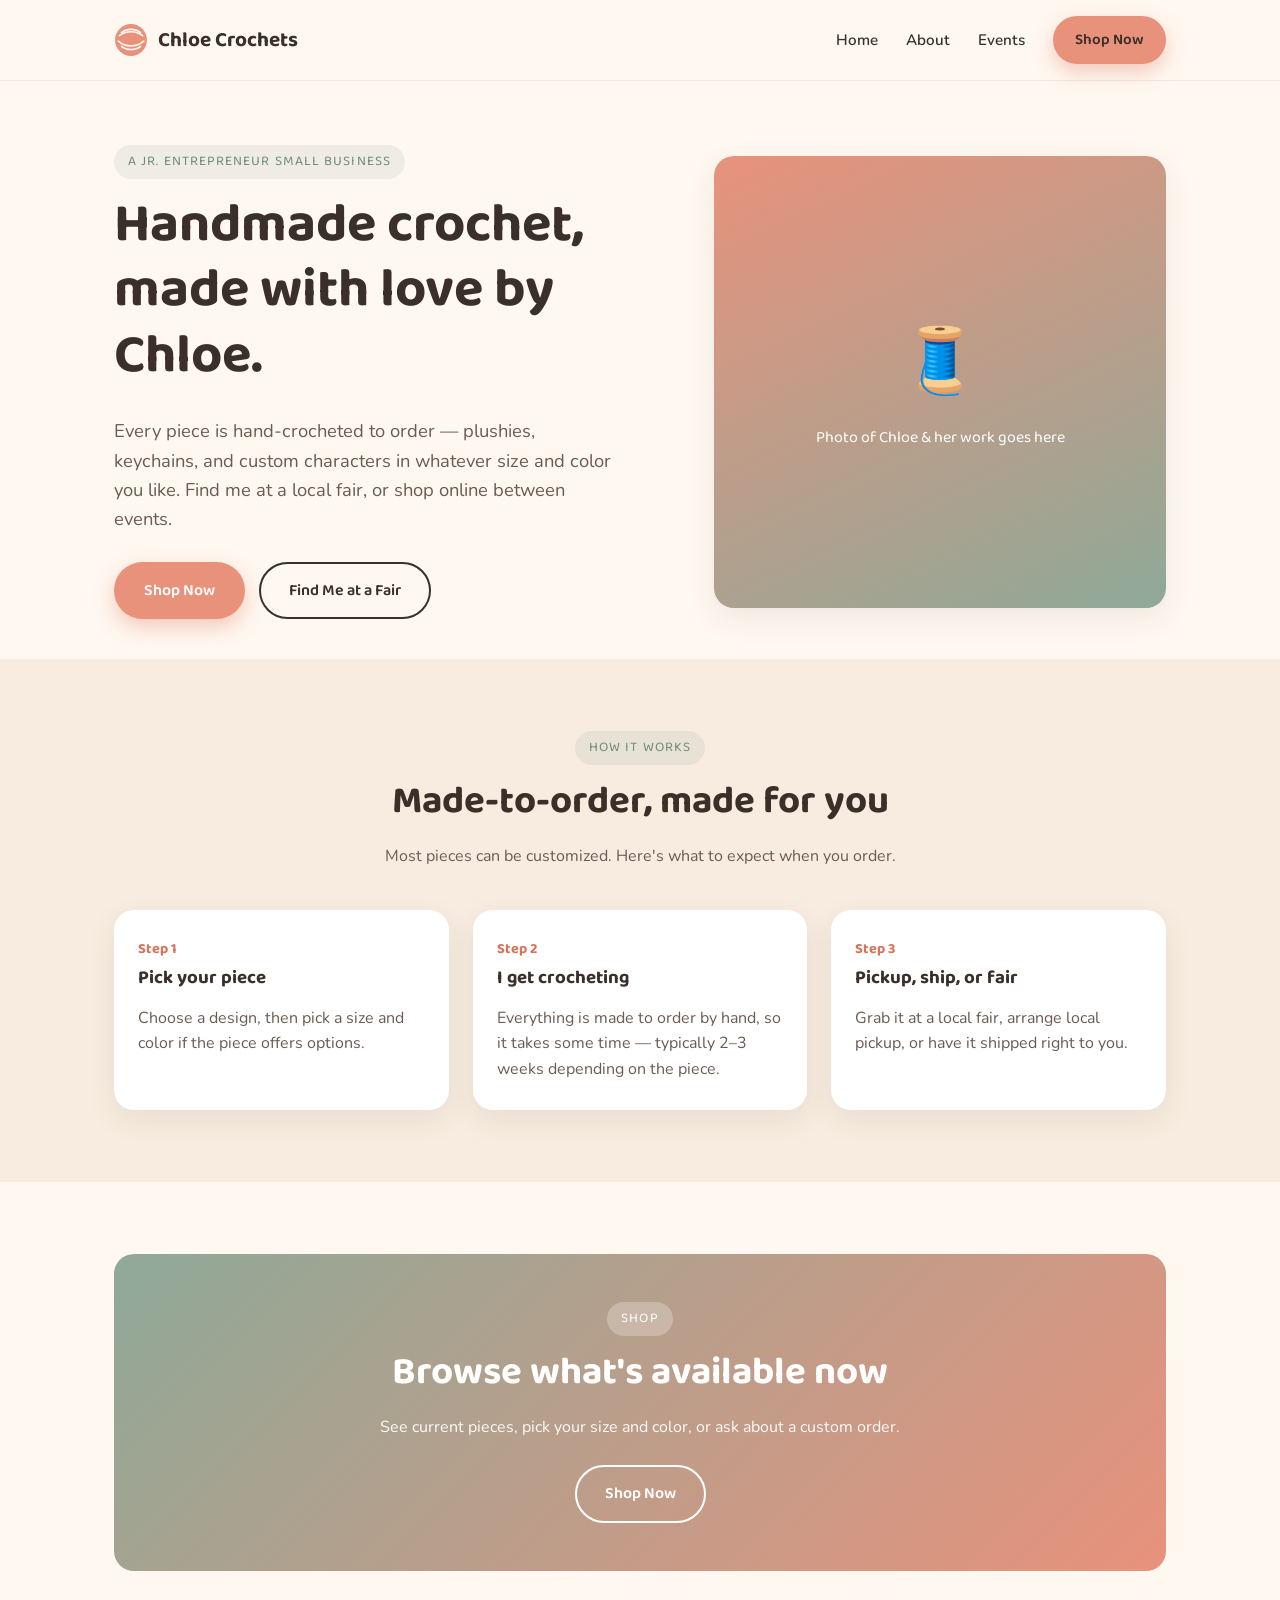
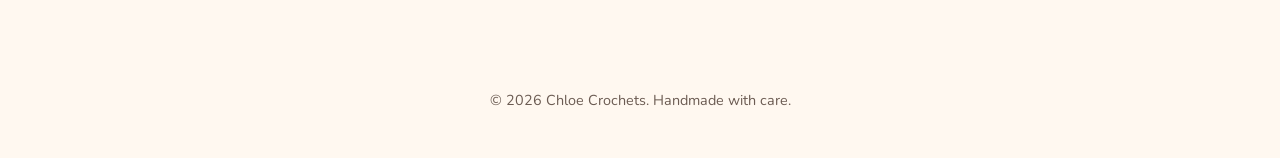
<file: site/index.html>
<!doctype html>
<html lang="en">
<head>
  <meta charset="UTF-8" />
  <meta name="viewport" content="width=device-width, initial-scale=1" />
  <title>Chloe Crochets — Handmade Crochet, Made to Order</title>
  <meta name="description" content="Chloe Crochets: handmade crochet plushies, keychains, and custom pieces. Find Chloe at local fairs or shop online between events." />
  <link rel="icon" type="image/svg+xml" href="assets/img/favicon.svg" />
  <link rel="preconnect" href="https://fonts.googleapis.com" />
  <link rel="preconnect" href="https://fonts.gstatic.com" crossorigin />
  <link href="https://fonts.googleapis.com/css2?family=Baloo+2:wght@500;700;800&family=Nunito:wght@400;600;700&display=swap" rel="stylesheet" />
  <link rel="stylesheet" href="assets/css/style.css" />
</head>
<body>

  <header class="site-header">
    <div class="container">
      <a class="brand" href="index.html">
        <img src="assets/img/favicon.svg" alt="" />
        Chloe Crochets
      </a>
      <button class="nav-toggle" aria-label="Toggle menu" aria-expanded="false">&#9776;</button>
      <nav class="site-nav">
        <a href="index.html">Home</a>
        <a href="about.html">About</a>
        <a href="events.html">Events</a>
        <a class="btn btn--primary" href="shop/index.html">Shop Now</a>
      </nav>
    </div>
  </header>

  <main id="top">

    <!-- ============ HERO ============ -->
    <section class="hero">
      <div class="container">
        <div>
          <span class="eyebrow">A Jr. Entrepreneur Small Business</span>
          <h1>Handmade crochet, made with love by Chloe.</h1>
          <p class="lede">
            Every piece is hand-crocheted to order — plushies, keychains, and
            custom characters in whatever size and color you like. Find me at
            a local fair, or shop online between events.
          </p>
          <div class="hero-actions">
            <a class="btn btn--primary" href="shop/index.html">Shop Now</a>
            <a class="btn btn--ghost" href="events.html">Find Me at a Fair</a>
          </div>
        </div>
        <div class="hero-art" aria-hidden="true">
          <div>
            <span>&#129525;</span>
            Photo of Chloe &amp; her work goes here
          </div>
        </div>
      </div>
    </section>

    <!-- ============ HOW IT WORKS ============ -->
    <section class="section section--alt" id="how-it-works">
      <div class="container">
        <div class="section-head">
          <span class="eyebrow">How It Works</span>
          <h2>Made-to-order, made for you</h2>
          <p>Most pieces can be customized. Here's what to expect when you order.</p>
        </div>
        <div class="steps">
          <div class="step-card">
            <div class="step-num">Step 1</div>
            <h3>Pick your piece</h3>
            <p>Choose a design, then pick a size and color if the piece offers options.</p>
          </div>
          <div class="step-card">
            <div class="step-num">Step 2</div>
            <h3>I get crocheting</h3>
            <p>Everything is made to order by hand, so it takes some time — typically 2&ndash;3 weeks depending on the piece.</p>
          </div>
          <div class="step-card">
            <div class="step-num">Step 3</div>
            <h3>Pickup, ship, or fair</h3>
            <p>Grab it at a local fair, arrange local pickup, or have it shipped right to you.</p>
          </div>
        </div>
      </div>
    </section>

    <!-- ============ SHOP CTA ============ -->
    <section class="section">
      <div class="container">
        <div class="cta-banner">
          <span class="eyebrow" style="background: rgba(255,255,255,0.25); color: #fff;">Shop</span>
          <h2>Browse what's available now</h2>
          <p>See current pieces, pick your size and color, or ask about a custom order.</p>
          <a class="btn btn--ghost" href="shop/index.html">Shop Now</a>
        </div>
      </div>
    </section>

  </main>

  <footer class="site-footer">
    <div class="container">
      <p>&copy; <span data-current-year>2026</span> Chloe Crochets. Handmade with care.</p>
    </div>
  </footer>

  <script src="assets/js/main.js"></script>
</body>
</html>
</file>
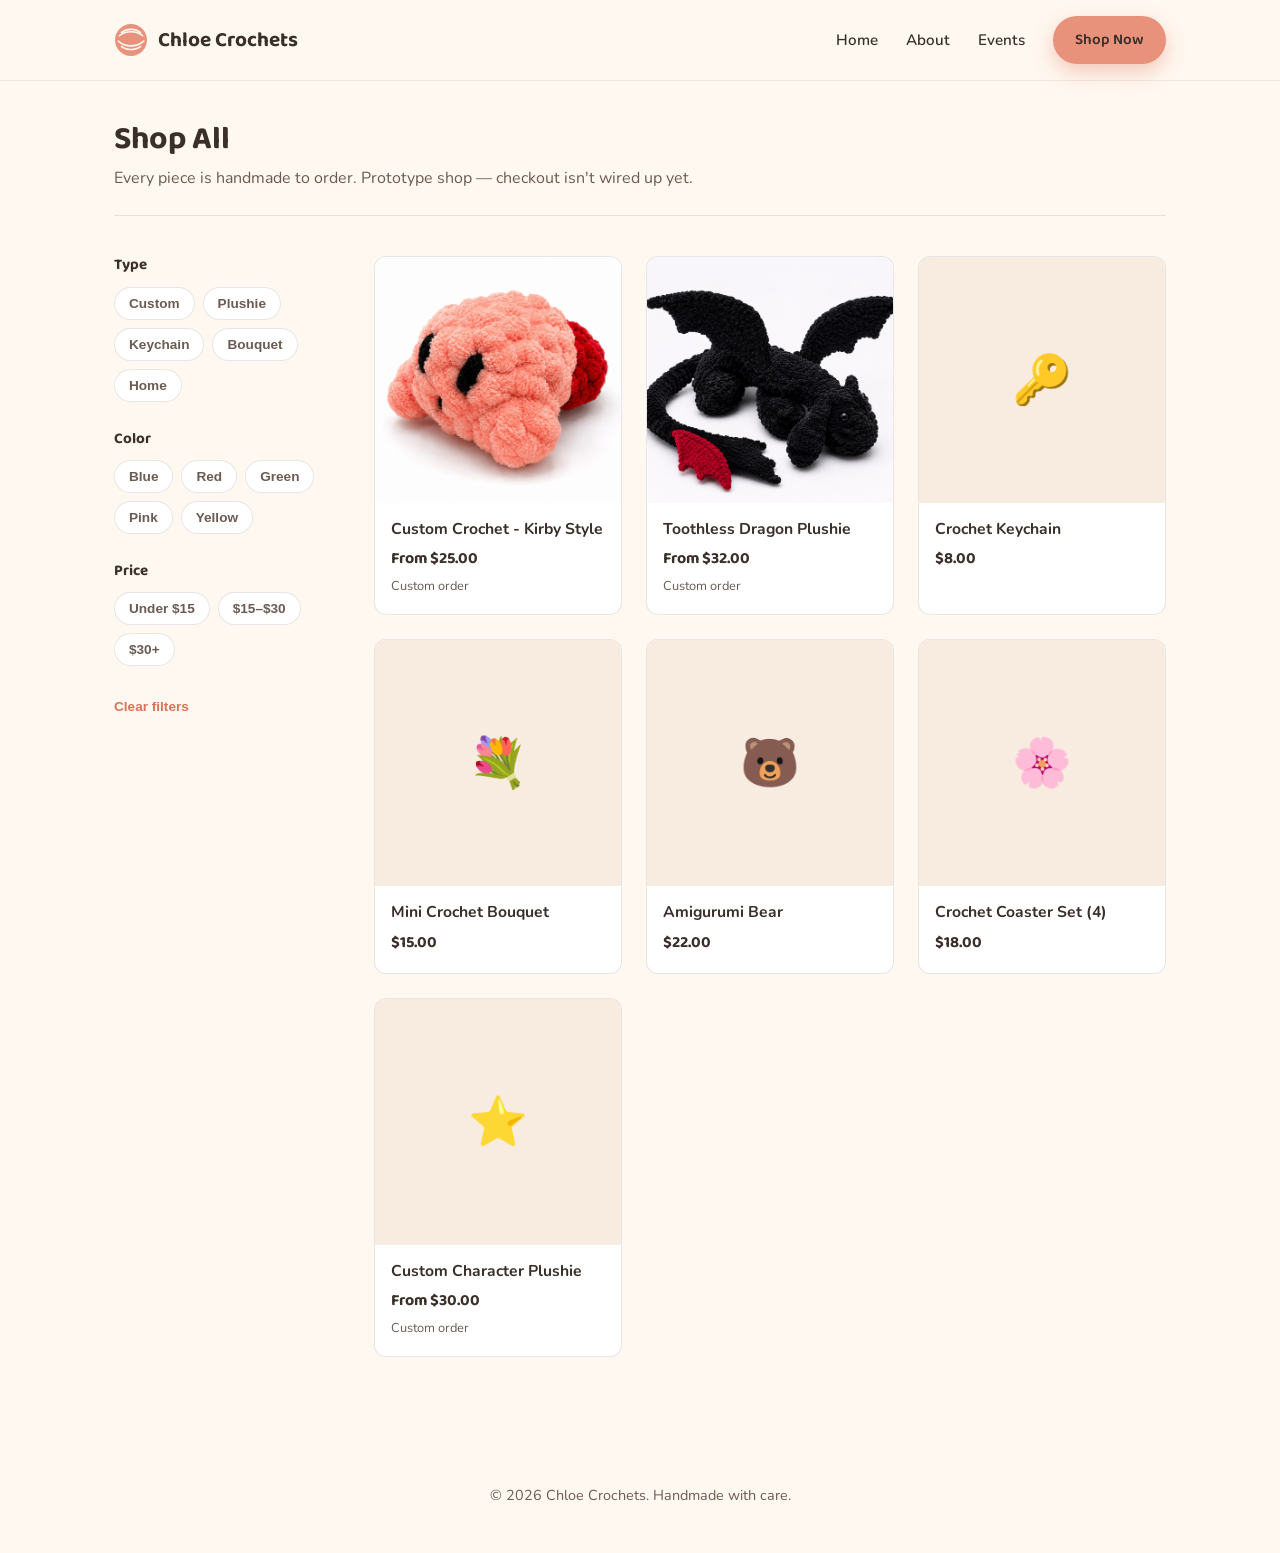
<file: site/shop/index.html>
<!doctype html>
<html lang="en">
<head>
  <meta charset="UTF-8" />
  <meta name="viewport" content="width=device-width, initial-scale=1" />
  <title>Shop — Chloe Crochets</title>
  <meta name="description" content="Shop handmade crochet pieces by Chloe." />
  <link rel="icon" type="image/svg+xml" href="../assets/img/favicon.svg" />
  <link rel="preconnect" href="https://fonts.googleapis.com" />
  <link rel="preconnect" href="https://fonts.gstatic.com" crossorigin />
  <link href="https://fonts.googleapis.com/css2?family=Baloo+2:wght@500;700;800&family=Nunito:wght@400;600;700&display=swap" rel="stylesheet" />
  <link rel="stylesheet" href="../assets/css/style.css" />
</head>
<body>

  <header class="site-header">
    <div class="container">
      <a class="brand" href="../index.html">
        <img src="../assets/img/favicon.svg" alt="" />
        Chloe Crochets
      </a>
      <button class="nav-toggle" aria-label="Toggle menu" aria-expanded="false">&#9776;</button>
      <nav class="site-nav">
        <a href="../index.html">Home</a>
        <a href="../about.html">About</a>
        <a href="../events.html">Events</a>
        <a class="btn btn--primary" href="index.html">Shop Now</a>
      </nav>
    </div>
  </header>

  <main>
    <div class="container">
      <div class="shop-header">
        <h1>Shop All</h1>
        <p>Every piece is handmade to order. Prototype shop — checkout isn't wired up yet.</p>
      </div>

      <div class="shop-layout">
        <aside class="filters">
          <div class="filter-group">
            <h3>Type</h3>
            <div class="filter-tags">
              <button type="button" class="filter-tag" data-filter="type:Custom">Custom</button>
              <button type="button" class="filter-tag" data-filter="type:Plushie">Plushie</button>
              <button type="button" class="filter-tag" data-filter="type:Keychain">Keychain</button>
              <button type="button" class="filter-tag" data-filter="type:Bouquet">Bouquet</button>
              <button type="button" class="filter-tag" data-filter="type:Home">Home</button>
            </div>
          </div>
          <div class="filter-group">
            <h3>Color</h3>
            <div class="filter-tags">
              <button type="button" class="filter-tag" data-filter="color:Blue">Blue</button>
              <button type="button" class="filter-tag" data-filter="color:Red">Red</button>
              <button type="button" class="filter-tag" data-filter="color:Green">Green</button>
              <button type="button" class="filter-tag" data-filter="color:Pink">Pink</button>
              <button type="button" class="filter-tag" data-filter="color:Yellow">Yellow</button>
            </div>
          </div>
          <div class="filter-group">
            <h3>Price</h3>
            <div class="filter-tags">
              <button type="button" class="filter-tag" data-filter="price:under-15">Under $15</button>
              <button type="button" class="filter-tag" data-filter="price:15-30">$15&ndash;$30</button>
              <button type="button" class="filter-tag" data-filter="price:over-30">$30+</button>
            </div>
          </div>
          <button type="button" class="filter-reset" data-filter-reset>Clear filters</button>
        </aside>

        <div class="product-grid" data-product-grid></div>
      </div>
    </div>
  </main>

  <footer class="site-footer">
    <div class="container">
      <p>&copy; <span data-current-year>2026</span> Chloe Crochets. Handmade with care.</p>
    </div>
  </footer>

  <script src="../assets/js/products.js"></script>
  <script src="../assets/js/shop.js"></script>
  <script src="../assets/js/main.js"></script>
</body>
</html>
</file>
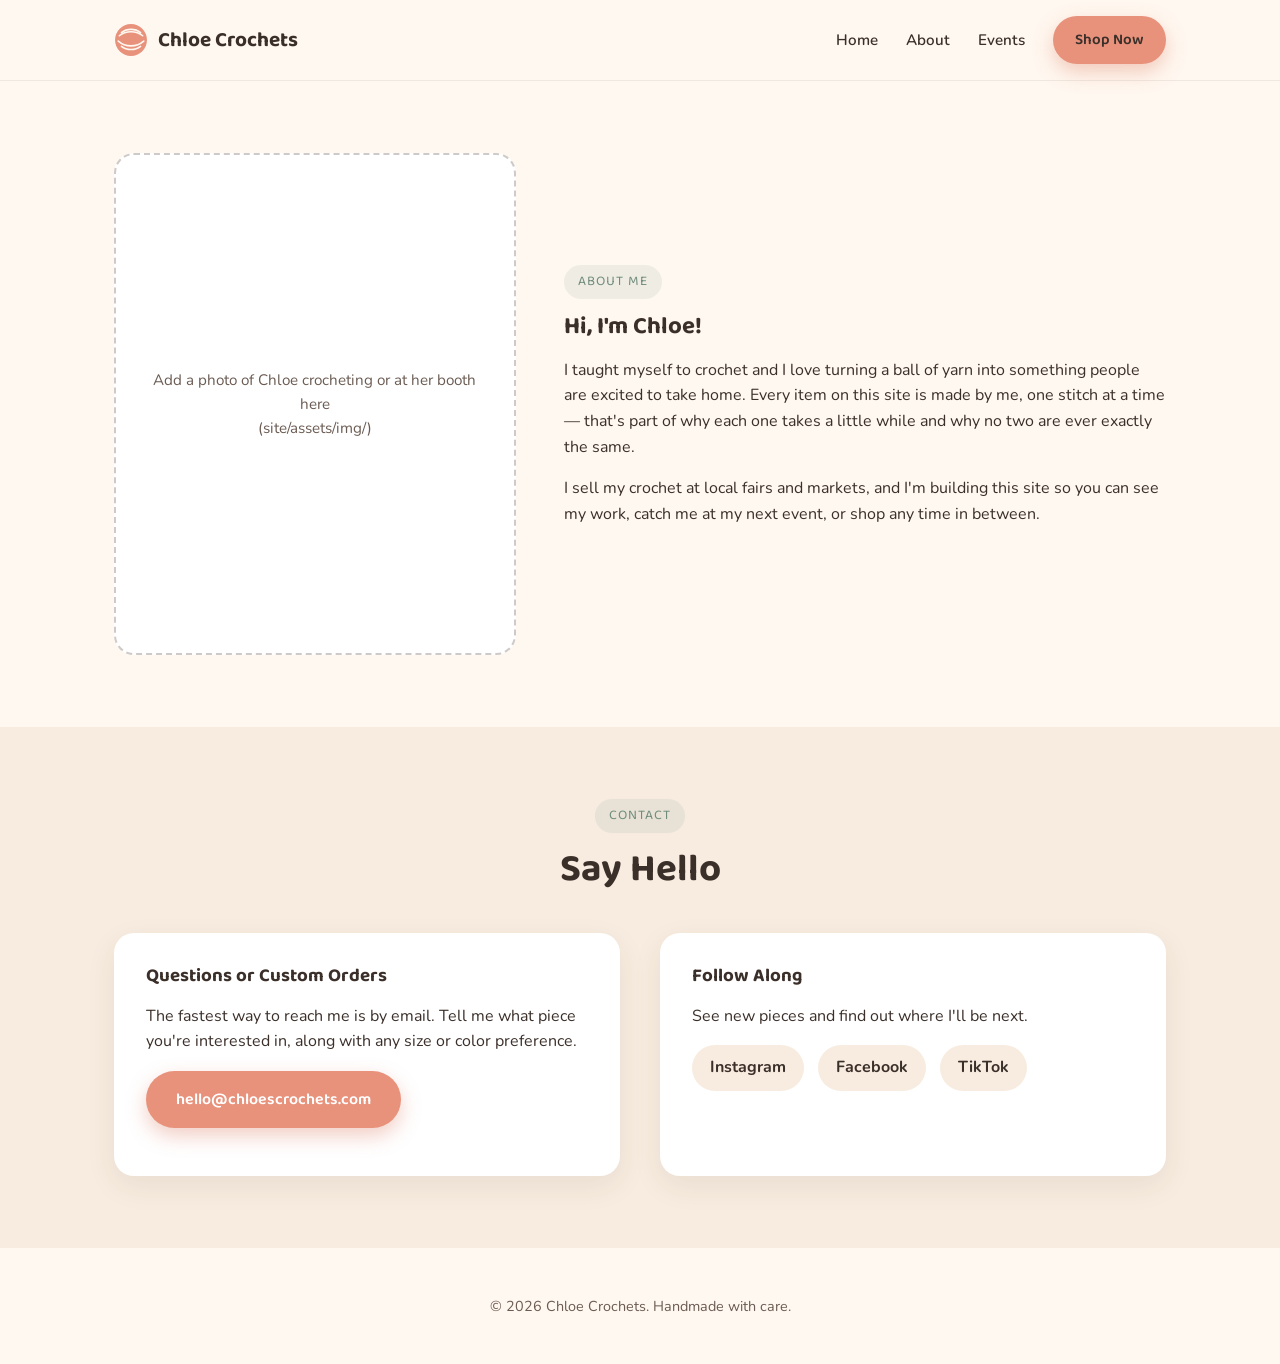
<file: site/about.html>
<!doctype html>
<html lang="en">
<head>
  <meta charset="UTF-8" />
  <meta name="viewport" content="width=device-width, initial-scale=1" />
  <title>About — Chloe Crochets</title>
  <meta name="description" content="Meet Chloe, the maker behind Chloe Crochets." />
  <link rel="icon" type="image/svg+xml" href="assets/img/favicon.svg" />
  <link rel="preconnect" href="https://fonts.googleapis.com" />
  <link rel="preconnect" href="https://fonts.gstatic.com" crossorigin />
  <link href="https://fonts.googleapis.com/css2?family=Baloo+2:wght@500;700;800&family=Nunito:wght@400;600;700&display=swap" rel="stylesheet" />
  <link rel="stylesheet" href="assets/css/style.css" />
</head>
<body>

  <header class="site-header">
    <div class="container">
      <a class="brand" href="index.html">
        <img src="assets/img/favicon.svg" alt="" />
        Chloe Crochets
      </a>
      <button class="nav-toggle" aria-label="Toggle menu" aria-expanded="false">&#9776;</button>
      <nav class="site-nav">
        <a href="index.html">Home</a>
        <a href="about.html">About</a>
        <a href="events.html">Events</a>
        <a class="btn btn--primary" href="shop/index.html">Shop Now</a>
      </nav>
    </div>
  </header>

  <main>

    <!-- ============ ABOUT ============ -->
    <section class="section" id="about">
      <div class="container about-grid">
        <div class="about-photo">
          Add a photo of Chloe crocheting or at her booth here<br />
          (site/assets/img/)
        </div>
        <div>
          <span class="eyebrow">About Me</span>
          <h1>Hi, I'm Chloe!</h1>
          <p>
            I taught myself to crochet and I love turning a ball of yarn into
            something people are excited to take home. Every item on this
            site is made by me, one stitch at a time — that's part of why
            each one takes a little while and why no two are ever exactly the
            same.
          </p>
          <p>
            I sell my crochet at local fairs and markets, and I'm building
            this site so you can see my work, catch me at my next event, or
            shop any time in between.
          </p>
        </div>
      </div>
    </section>

    <!-- ============ CONTACT ============ -->
    <section class="section section--alt" id="contact">
      <div class="container">
        <div class="section-head">
          <span class="eyebrow">Contact</span>
          <h2>Say Hello</h2>
        </div>
        <div class="contact-grid">
          <div class="contact-card">
            <h3>Questions or Custom Orders</h3>
            <p>
              The fastest way to reach me is by email. Tell me what piece
              you're interested in, along with any size or color preference.
            </p>
            <!-- Replace with the real business email once the LLC + email are set up. -->
            <p><a class="btn btn--primary" href="mailto:hello@chloescrochets.com">hello@chloescrochets.com</a></p>
          </div>
          <div class="contact-card">
            <h3>Follow Along</h3>
            <p>See new pieces and find out where I'll be next.</p>
            <div class="social-links">
              <!-- Replace # with real profile URLs once created. -->
              <a href="#">Instagram</a>
              <a href="#">Facebook</a>
              <a href="#">TikTok</a>
            </div>
          </div>
        </div>
      </div>
    </section>

  </main>

  <footer class="site-footer">
    <div class="container">
      <p>&copy; <span data-current-year>2026</span> Chloe Crochets. Handmade with care.</p>
    </div>
  </footer>

  <script src="assets/js/main.js"></script>
</body>
</html>
</file>
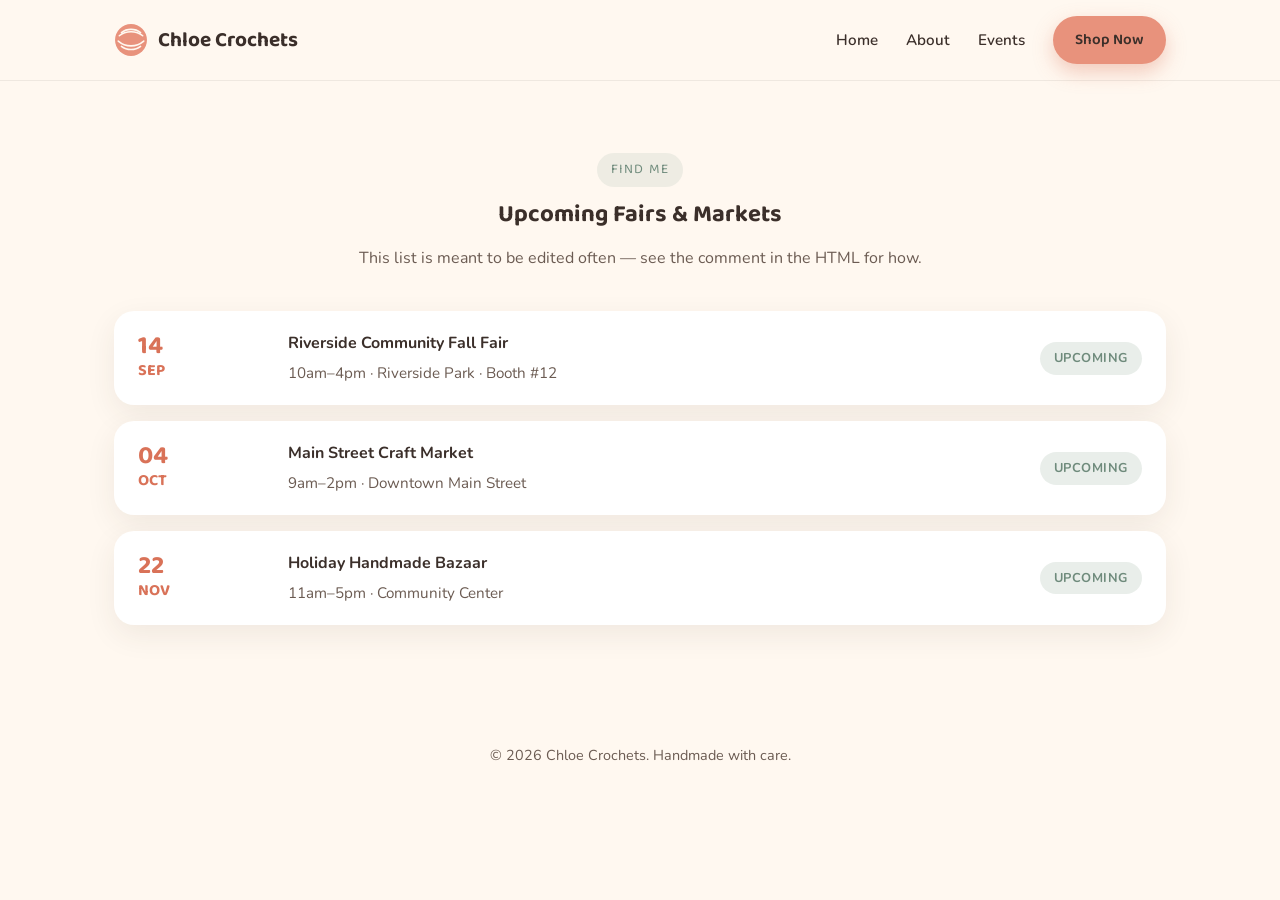
<file: site/events.html>
<!doctype html>
<html lang="en">
<head>
  <meta charset="UTF-8" />
  <meta name="viewport" content="width=device-width, initial-scale=1" />
  <title>Events — Chloe Crochets</title>
  <meta name="description" content="Find Chloe Crochets at upcoming local fairs and markets." />
  <link rel="icon" type="image/svg+xml" href="assets/img/favicon.svg" />
  <link rel="preconnect" href="https://fonts.googleapis.com" />
  <link rel="preconnect" href="https://fonts.gstatic.com" crossorigin />
  <link href="https://fonts.googleapis.com/css2?family=Baloo+2:wght@500;700;800&family=Nunito:wght@400;600;700&display=swap" rel="stylesheet" />
  <link rel="stylesheet" href="assets/css/style.css" />
</head>
<body>

  <header class="site-header">
    <div class="container">
      <a class="brand" href="index.html">
        <img src="assets/img/favicon.svg" alt="" />
        Chloe Crochets
      </a>
      <button class="nav-toggle" aria-label="Toggle menu" aria-expanded="false">&#9776;</button>
      <nav class="site-nav">
        <a href="index.html">Home</a>
        <a href="about.html">About</a>
        <a href="events.html">Events</a>
        <a class="btn btn--primary" href="shop/index.html">Shop Now</a>
      </nav>
    </div>
  </header>

  <main>

    <!-- ============ UPCOMING EVENTS ============ -->
    <section class="section" id="events">
      <div class="container">
        <div class="section-head">
          <span class="eyebrow">Find Me</span>
          <h1>Upcoming Fairs &amp; Markets</h1>
          <p>This list is meant to be edited often — see the comment in the HTML for how.</p>
        </div>

        <!--
          EDITING THIS LIST: each event is one <li class="fair-card"> block.
          Copy/paste a block to add a new event, edit the text inside, and
          change "fair-status--upcoming" to "fair-status--past" (and the
          label text) once it's over. No build step needed — just edit and
          save this file.
        -->
        <ul class="fairs-list">
          <li class="fair-card">
            <div class="fair-date"><span class="day">14</span>SEP</div>
            <div>
              <p class="fair-name">Riverside Community Fall Fair</p>
              <p class="fair-meta">10am&ndash;4pm &middot; Riverside Park &middot; Booth #12</p>
            </div>
            <span class="fair-status fair-status--upcoming">Upcoming</span>
          </li>
          <li class="fair-card">
            <div class="fair-date"><span class="day">04</span>OCT</div>
            <div>
              <p class="fair-name">Main Street Craft Market</p>
              <p class="fair-meta">9am&ndash;2pm &middot; Downtown Main Street</p>
            </div>
            <span class="fair-status fair-status--upcoming">Upcoming</span>
          </li>
          <li class="fair-card">
            <div class="fair-date"><span class="day">22</span>NOV</div>
            <div>
              <p class="fair-name">Holiday Handmade Bazaar</p>
              <p class="fair-meta">11am&ndash;5pm &middot; Community Center</p>
            </div>
            <span class="fair-status fair-status--upcoming">Upcoming</span>
          </li>
        </ul>
      </div>
    </section>

  </main>

  <footer class="site-footer">
    <div class="container">
      <p>&copy; <span data-current-year>2026</span> Chloe Crochets. Handmade with care.</p>
    </div>
  </footer>

  <script src="assets/js/main.js"></script>
</body>
</html>
</file>
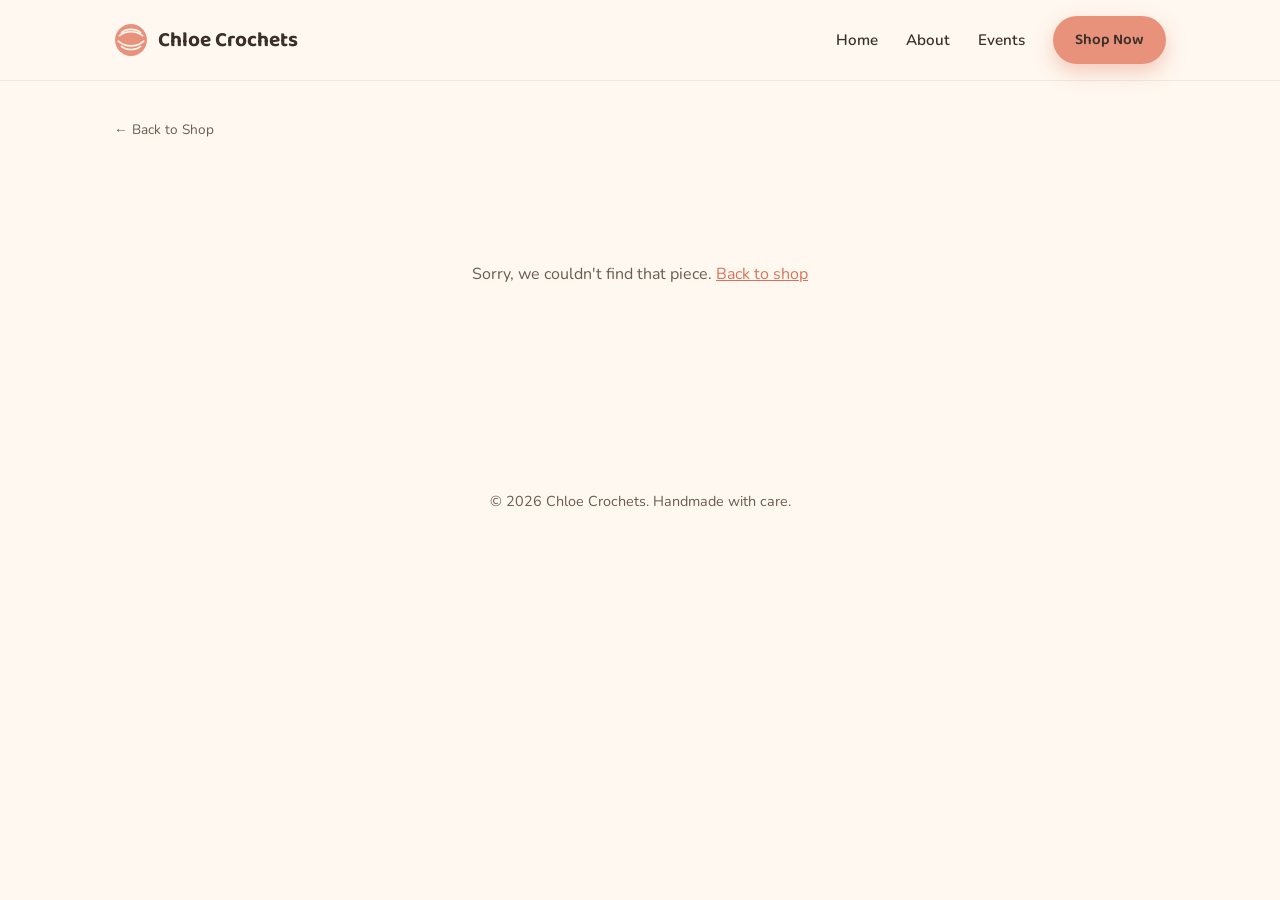
<file: site/shop/product.html>
<!doctype html>
<html lang="en">
<head>
  <meta charset="UTF-8" />
  <meta name="viewport" content="width=device-width, initial-scale=1" />
  <title>Shop — Chloe Crochets</title>
  <link rel="icon" type="image/svg+xml" href="../assets/img/favicon.svg" />
  <link rel="preconnect" href="https://fonts.googleapis.com" />
  <link rel="preconnect" href="https://fonts.gstatic.com" crossorigin />
  <link href="https://fonts.googleapis.com/css2?family=Baloo+2:wght@500;700;800&family=Nunito:wght@400;600;700&display=swap" rel="stylesheet" />
  <link rel="stylesheet" href="../assets/css/style.css" />
</head>
<body>

  <header class="site-header">
    <div class="container">
      <a class="brand" href="../index.html">
        <img src="../assets/img/favicon.svg" alt="" />
        Chloe Crochets
      </a>
      <button class="nav-toggle" aria-label="Toggle menu" aria-expanded="false">&#9776;</button>
      <nav class="site-nav">
        <a href="../index.html">Home</a>
        <a href="../about.html">About</a>
        <a href="../events.html">Events</a>
        <a class="btn btn--primary" href="index.html">Shop Now</a>
      </nav>
    </div>
  </header>

  <main>
    <div class="container">
      <p class="breadcrumb"><a href="index.html">&larr; Back to Shop</a></p>
      <div class="pdp" data-pdp></div>
    </div>
  </main>

  <footer class="site-footer">
    <div class="container">
      <p>&copy; <span data-current-year>2026</span> Chloe Crochets. Handmade with care.</p>
    </div>
  </footer>

  <script src="../assets/js/products.js"></script>
  <script src="../assets/js/shop.js"></script>
  <script src="../assets/js/main.js"></script>
</body>
</html>
</file>
<file: site/assets/css/style.css>
/* Chloe Crochets — site styles
   Palette + fonts are set once as variables below; change them there to
   re-theme the whole site. */

:root {
  --cream: #fff8f0;
  --cream-dark: #f7ecdf;
  --rose: #e8927c;
  --rose-dark: #d97258;
  --sage: #8fa998;
  --sage-dark: #6f8b7c;
  --ink: #3b2f2a;
  --ink-soft: #6b5b52;
  --white: #ffffff;
  --shadow: 0 10px 30px rgba(59, 47, 42, 0.08);
  --radius: 20px;
  --radius-shop: 12px;
  --border-hairline: 1px solid rgba(59, 47, 42, 0.12);
  --font-display: "Baloo 2", "Segoe UI", sans-serif;
  --font-body: "Nunito", "Segoe UI", sans-serif;
}

* {
  box-sizing: border-box;
}

html {
  scroll-behavior: smooth;
}

body {
  margin: 0;
  background: var(--cream);
  color: var(--ink);
  font-family: var(--font-body);
  line-height: 1.6;
}

img {
  max-width: 100%;
  display: block;
}

a {
  color: var(--rose-dark);
}

.container {
  width: 100%;
  max-width: 1100px;
  margin: 0 auto;
  padding: 0 24px;
}

h1, h2, h3 {
  font-family: var(--font-display);
  line-height: 1.2;
  margin: 0 0 0.5em;
  color: var(--ink);
}

h2 {
  font-size: clamp(1.6rem, 1.2rem + 1.6vw, 2.4rem);
}

.eyebrow {
  display: inline-block;
  font-family: var(--font-display);
  font-size: 0.85rem;
  letter-spacing: 0.08em;
  text-transform: uppercase;
  color: var(--sage-dark);
  background: rgba(143, 169, 152, 0.15);
  padding: 6px 14px;
  border-radius: 999px;
  margin-bottom: 14px;
}

.section {
  padding: 72px 0;
}

.section--alt {
  background: var(--cream-dark);
}

.section-head {
  max-width: 640px;
  margin: 0 auto 40px;
  text-align: center;
}

.section-head p {
  color: var(--ink-soft);
}

/* Buttons */

.btn {
  display: inline-flex;
  align-items: center;
  gap: 8px;
  font-family: var(--font-display);
  font-weight: 600;
  text-decoration: none;
  padding: 14px 28px;
  border-radius: 999px;
  border: 2px solid transparent;
  cursor: pointer;
  transition: transform 0.15s ease, box-shadow 0.15s ease;
}

.btn:hover {
  transform: translateY(-2px);
}

.btn--primary {
  background: var(--rose);
  color: var(--white);
  box-shadow: 0 8px 20px rgba(217, 114, 88, 0.35);
}

.btn--primary:hover {
  background: var(--rose-dark);
}

.btn--ghost {
  background: transparent;
  border-color: var(--ink);
  color: var(--ink);
}

.btn--ghost:hover {
  background: var(--ink);
  color: var(--white);
}

/* Header */

.site-header {
  position: sticky;
  top: 0;
  z-index: 50;
  background: rgba(255, 248, 240, 0.9);
  backdrop-filter: blur(6px);
  border-bottom: 1px solid rgba(59, 47, 42, 0.08);
}

.site-header .container {
  display: flex;
  align-items: center;
  justify-content: space-between;
  padding-top: 16px;
  padding-bottom: 16px;
}

.brand {
  display: flex;
  align-items: center;
  gap: 10px;
  font-family: var(--font-display);
  font-weight: 700;
  font-size: 1.3rem;
  text-decoration: none;
  color: var(--ink);
}

.brand img {
  width: 34px;
  height: 34px;
}

.nav-toggle {
  display: none;
  background: none;
  border: none;
  font-size: 1.6rem;
  cursor: pointer;
  color: var(--ink);
}

.site-nav {
  display: flex;
  align-items: center;
  gap: 28px;
}

.site-nav a {
  color: var(--ink);
  text-decoration: none;
  font-weight: 600;
  font-size: 0.95rem;
}

.site-nav a:hover {
  color: var(--rose-dark);
}

.site-nav .btn {
  padding: 10px 20px;
}

/* Hero */

.hero {
  padding: 64px 0 40px;
}

.hero .container {
  display: grid;
  grid-template-columns: 1.1fr 0.9fr;
  gap: 48px;
  align-items: center;
}

.hero h1 {
  font-size: clamp(2.2rem, 1.6rem + 2.6vw, 3.4rem);
}

.hero p.lede {
  font-size: 1.15rem;
  color: var(--ink-soft);
  max-width: 46ch;
}

.hero-actions {
  display: flex;
  flex-wrap: wrap;
  gap: 14px;
  margin-top: 28px;
}

.hero-art {
  aspect-ratio: 1 / 1;
  border-radius: var(--radius);
  background: linear-gradient(155deg, var(--rose) 0%, var(--sage) 100%);
  display: flex;
  align-items: center;
  justify-content: center;
  box-shadow: var(--shadow);
  color: var(--white);
  text-align: center;
  font-family: var(--font-display);
  padding: 24px;
}

.hero-art span {
  font-size: 4rem;
  display: block;
  margin-bottom: 8px;
}

/* About */

.about-grid {
  display: grid;
  grid-template-columns: 0.8fr 1.2fr;
  gap: 48px;
  align-items: center;
}

.about-photo {
  aspect-ratio: 4 / 5;
  border-radius: var(--radius);
  background: var(--white);
  border: 2px dashed rgba(59, 47, 42, 0.25);
  display: flex;
  align-items: center;
  justify-content: center;
  color: var(--ink-soft);
  text-align: center;
  padding: 24px;
  font-size: 0.95rem;
}

/* Steps */

.steps {
  display: grid;
  grid-template-columns: repeat(3, 1fr);
  gap: 24px;
}

.step-card {
  background: var(--white);
  border-radius: var(--radius);
  padding: 28px 24px;
  box-shadow: var(--shadow);
}

.step-card .step-num {
  font-family: var(--font-display);
  font-size: 0.9rem;
  color: var(--rose-dark);
  font-weight: 700;
  margin-bottom: 6px;
}

.step-card p {
  color: var(--ink-soft);
  margin-bottom: 0;
}

/* Gallery */

.gallery-grid {
  display: grid;
  grid-template-columns: repeat(3, 1fr);
  gap: 20px;
}

.gallery-item {
  aspect-ratio: 1 / 1;
  border-radius: var(--radius);
  background: var(--white);
  border: 2px dashed rgba(59, 47, 42, 0.2);
  display: flex;
  flex-direction: column;
  align-items: center;
  justify-content: center;
  text-align: center;
  padding: 16px;
  color: var(--ink-soft);
}

.gallery-item span {
  font-size: 2.2rem;
  margin-bottom: 8px;
}

/* Fairs */

.fairs-list {
  list-style: none;
  margin: 0;
  padding: 0;
  display: grid;
  gap: 16px;
}

.fair-card {
  background: var(--white);
  border-radius: var(--radius);
  box-shadow: var(--shadow);
  padding: 20px 24px;
  display: grid;
  grid-template-columns: 130px 1fr auto;
  gap: 20px;
  align-items: center;
}

.fair-date {
  font-family: var(--font-display);
  font-weight: 700;
  color: var(--rose-dark);
}

.fair-date .day {
  display: block;
  font-size: 1.6rem;
  line-height: 1;
}

.fair-name {
  font-weight: 700;
  margin: 0 0 4px;
}

.fair-meta {
  margin: 0;
  color: var(--ink-soft);
  font-size: 0.95rem;
}

.fair-status {
  font-size: 0.8rem;
  font-weight: 700;
  text-transform: uppercase;
  letter-spacing: 0.04em;
  padding: 6px 14px;
  border-radius: 999px;
  white-space: nowrap;
}

.fair-status--upcoming {
  background: rgba(143, 169, 152, 0.2);
  color: var(--sage-dark);
}

.fair-status--past {
  background: rgba(59, 47, 42, 0.08);
  color: var(--ink-soft);
}

/* Shop / CTA banner */

.cta-banner {
  background: linear-gradient(135deg, var(--sage) 0%, var(--rose) 100%);
  border-radius: var(--radius);
  padding: 48px;
  color: var(--white);
  text-align: center;
}

.cta-banner h2 {
  color: var(--white);
}

.cta-banner p {
  max-width: 52ch;
  margin: 0 auto 24px;
  opacity: 0.95;
}

.cta-banner .btn--ghost {
  border-color: var(--white);
  color: var(--white);
}

.cta-banner .btn--ghost:hover {
  background: var(--white);
  color: var(--ink);
}

/* Contact */

.contact-grid {
  display: grid;
  grid-template-columns: 1fr 1fr;
  gap: 40px;
}

.contact-card {
  background: var(--white);
  border-radius: var(--radius);
  box-shadow: var(--shadow);
  padding: 32px;
}

.contact-card h3 {
  margin-bottom: 12px;
}

.social-links {
  display: flex;
  gap: 14px;
  flex-wrap: wrap;
  margin-top: 16px;
}

.social-links a {
  text-decoration: none;
  font-weight: 700;
  background: var(--cream-dark);
  padding: 10px 18px;
  border-radius: 999px;
  color: var(--ink);
}

.social-links a:hover {
  background: var(--rose);
  color: var(--white);
}

/* Footer */

.site-footer {
  padding: 32px 0;
  text-align: center;
  color: var(--ink-soft);
  font-size: 0.9rem;
}

/* Responsive */

@media (max-width: 860px) {
  .hero .container,
  .about-grid,
  .contact-grid {
    grid-template-columns: 1fr;
  }

  .about-photo {
    order: -1;
    max-width: 320px;
    margin: 0 auto;
  }

  .steps,
  .gallery-grid {
    grid-template-columns: repeat(2, 1fr);
  }

  .fair-card {
    grid-template-columns: 1fr;
    text-align: left;
  }
}

@media (max-width: 640px) {
  .section {
    padding: 52px 0;
  }

  .nav-toggle {
    display: block;
  }

  .site-nav {
    position: absolute;
    top: 100%;
    left: 0;
    right: 0;
    background: var(--cream);
    flex-direction: column;
    align-items: flex-start;
    gap: 6px;
    padding: 16px 24px 24px;
    border-bottom: 1px solid rgba(59, 47, 42, 0.08);
    display: none;
  }

  .site-nav.is-open {
    display: flex;
  }

  .site-nav a {
    padding: 8px 0;
  }

  .steps,
  .gallery-grid {
    grid-template-columns: 1fr;
  }

  .cta-banner {
    padding: 32px 20px;
  }
}

/* ============================================================
   Shop — clean DTC-commercial layout (Allbirds/Warby/Away-style):
   flat filter tags, bordered product cards, minimal PDP.
   ============================================================ */

.shop-header {
  padding: 40px 0 24px;
  border-bottom: var(--border-hairline);
}

.shop-header h1 {
  margin-bottom: 6px;
}

.shop-header p {
  color: var(--ink-soft);
  margin: 0;
}

.shop-layout {
  display: grid;
  grid-template-columns: 220px 1fr;
  gap: 40px;
  padding: 40px 0 80px;
  align-items: start;
}

.filters {
  position: sticky;
  top: 90px;
}

.filter-group {
  margin-bottom: 28px;
}

.filter-group h3 {
  font-family: var(--font-display);
  font-size: 0.95rem;
  margin-bottom: 12px;
}

.filter-tags {
  display: flex;
  flex-wrap: wrap;
  gap: 8px;
}

.filter-tag {
  display: inline-flex;
  align-items: center;
  gap: 6px;
  font-size: 0.85rem;
  font-weight: 600;
  padding: 8px 14px;
  border-radius: 999px;
  border: var(--border-hairline);
  background: var(--white);
  color: var(--ink-soft);
  cursor: pointer;
  user-select: none;
}

.filter-tag:hover {
  border-color: var(--rose);
}

.filter-tag.is-active {
  background: var(--ink);
  border-color: var(--ink);
  color: var(--white);
}

.filter-reset {
  background: none;
  border: none;
  padding: 0;
  font-size: 0.85rem;
  font-weight: 700;
  color: var(--rose-dark);
  cursor: pointer;
}

.product-grid {
  display: grid;
  grid-template-columns: repeat(3, 1fr);
  gap: 24px;
}

.product-card {
  display: block;
  text-decoration: none;
  color: inherit;
  background: var(--white);
  border: var(--border-hairline);
  border-radius: var(--radius-shop);
  overflow: hidden;
  transition: box-shadow 0.15s ease, transform 0.15s ease, border-color 0.15s ease;
}

.product-card:hover {
  box-shadow: var(--shadow);
  transform: translateY(-3px);
  border-color: rgba(59, 47, 42, 0.2);
}

.product-card__image {
  aspect-ratio: 1 / 1;
  background: var(--cream-dark);
  display: flex;
  align-items: center;
  justify-content: center;
  font-size: 3rem;
  overflow: hidden;
}

.product-card__image img {
  width: 100%;
  height: 100%;
  object-fit: cover;
}

.product-card__body {
  padding: 14px 16px 18px;
}

.product-card__name {
  font-weight: 700;
  font-size: 0.98rem;
  margin: 0 0 4px;
}

.product-card__price {
  font-family: var(--font-display);
  font-weight: 700;
  color: var(--ink);
  margin: 0;
}

.product-card__meta {
  font-size: 0.8rem;
  color: var(--ink-soft);
  margin: 4px 0 0;
}

.empty-state {
  grid-column: 1 / -1;
  text-align: center;
  padding: 60px 20px;
  color: var(--ink-soft);
}

/* Product detail page */

.breadcrumb {
  padding: 24px 0 0;
  font-size: 0.85rem;
  color: var(--ink-soft);
}

.breadcrumb a {
  color: var(--ink-soft);
  text-decoration: none;
}

.breadcrumb a:hover {
  color: var(--rose-dark);
}

.pdp {
  padding: 32px 0 80px;
}

.pdp-grid {
  display: grid;
  grid-template-columns: 1fr 1fr;
  gap: 56px;
  align-items: start;
}

.pdp-image {
  aspect-ratio: 1 / 1;
  background: var(--cream-dark);
  border-radius: var(--radius-shop);
  display: flex;
  align-items: center;
  justify-content: center;
  font-size: 6rem;
  position: sticky;
  top: 90px;
  overflow: hidden;
}

.pdp-image img {
  width: 100%;
  height: 100%;
  object-fit: cover;
}

.pdp-name {
  margin-bottom: 6px;
}

.pdp-price {
  font-family: var(--font-display);
  font-size: 1.4rem;
  font-weight: 700;
  margin: 0 0 20px;
}

.pdp-description {
  color: var(--ink-soft);
  margin-bottom: 24px;
}

.pdp-leadtime {
  display: inline-block;
  font-size: 0.85rem;
  font-weight: 700;
  color: var(--sage-dark);
  background: rgba(143, 169, 152, 0.15);
  padding: 6px 14px;
  border-radius: 999px;
  margin-bottom: 24px;
}

.option-group {
  margin-bottom: 24px;
}

.option-group h3 {
  font-size: 0.9rem;
  margin-bottom: 10px;
}

.option-pills {
  display: flex;
  flex-wrap: wrap;
  gap: 8px;
}

.option-pill {
  padding: 10px 18px;
  border-radius: 999px;
  border: var(--border-hairline);
  background: var(--white);
  font-weight: 600;
  font-size: 0.9rem;
  cursor: pointer;
}

.option-pill:hover {
  border-color: var(--rose);
}

.option-pill.is-selected {
  background: var(--ink);
  border-color: var(--ink);
  color: var(--white);
}

.pdp-cta {
  width: 100%;
  justify-content: center;
  font-size: 1rem;
  padding: 16px 28px;
}

.pdp-note {
  margin-top: 14px;
  font-size: 0.85rem;
  color: var(--ink-soft);
  display: none;
}

.pdp-note.is-visible {
  display: block;
}

@media (max-width: 860px) {
  .shop-layout {
    grid-template-columns: 1fr;
  }

  .filters {
    position: static;
  }

  .pdp-grid {
    grid-template-columns: 1fr;
    gap: 28px;
  }

  .pdp-image {
    position: static;
  }
}

@media (max-width: 640px) {
  .product-grid {
    grid-template-columns: repeat(2, 1fr);
  }
}
</file>
